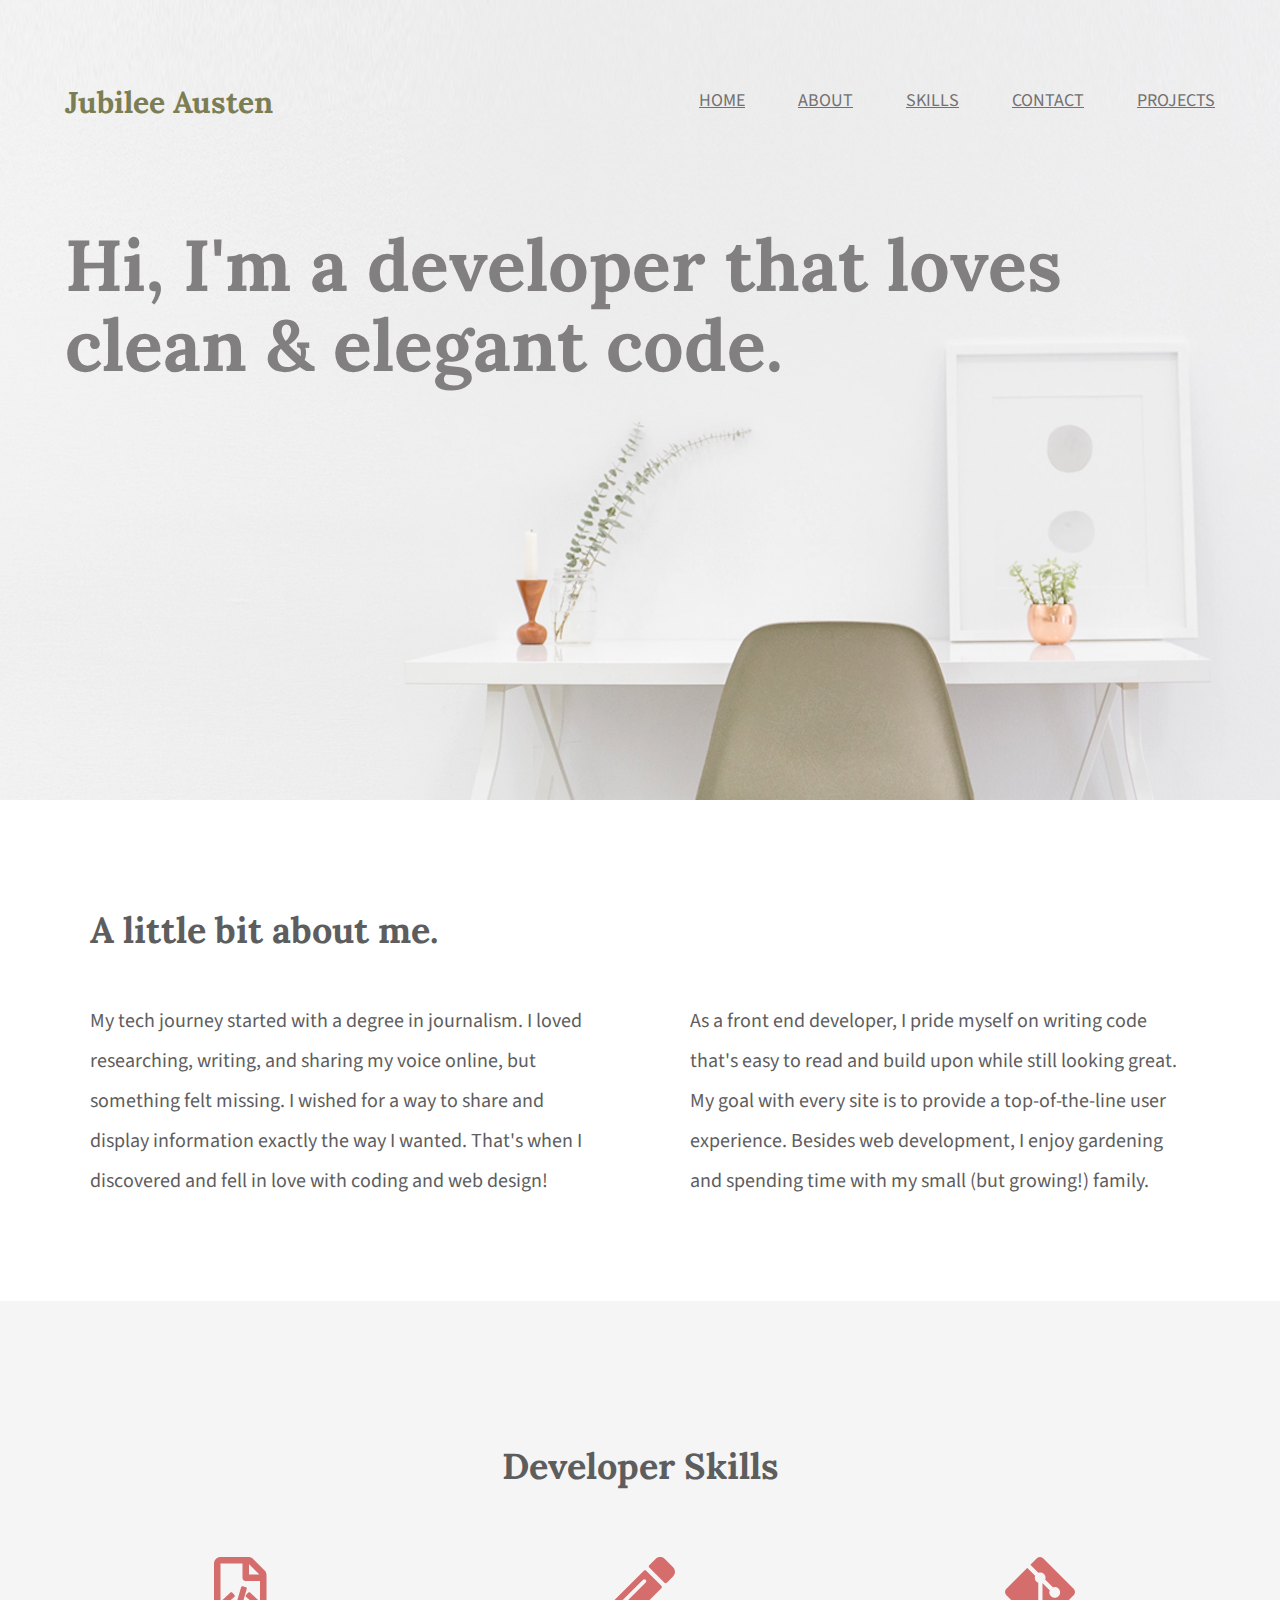
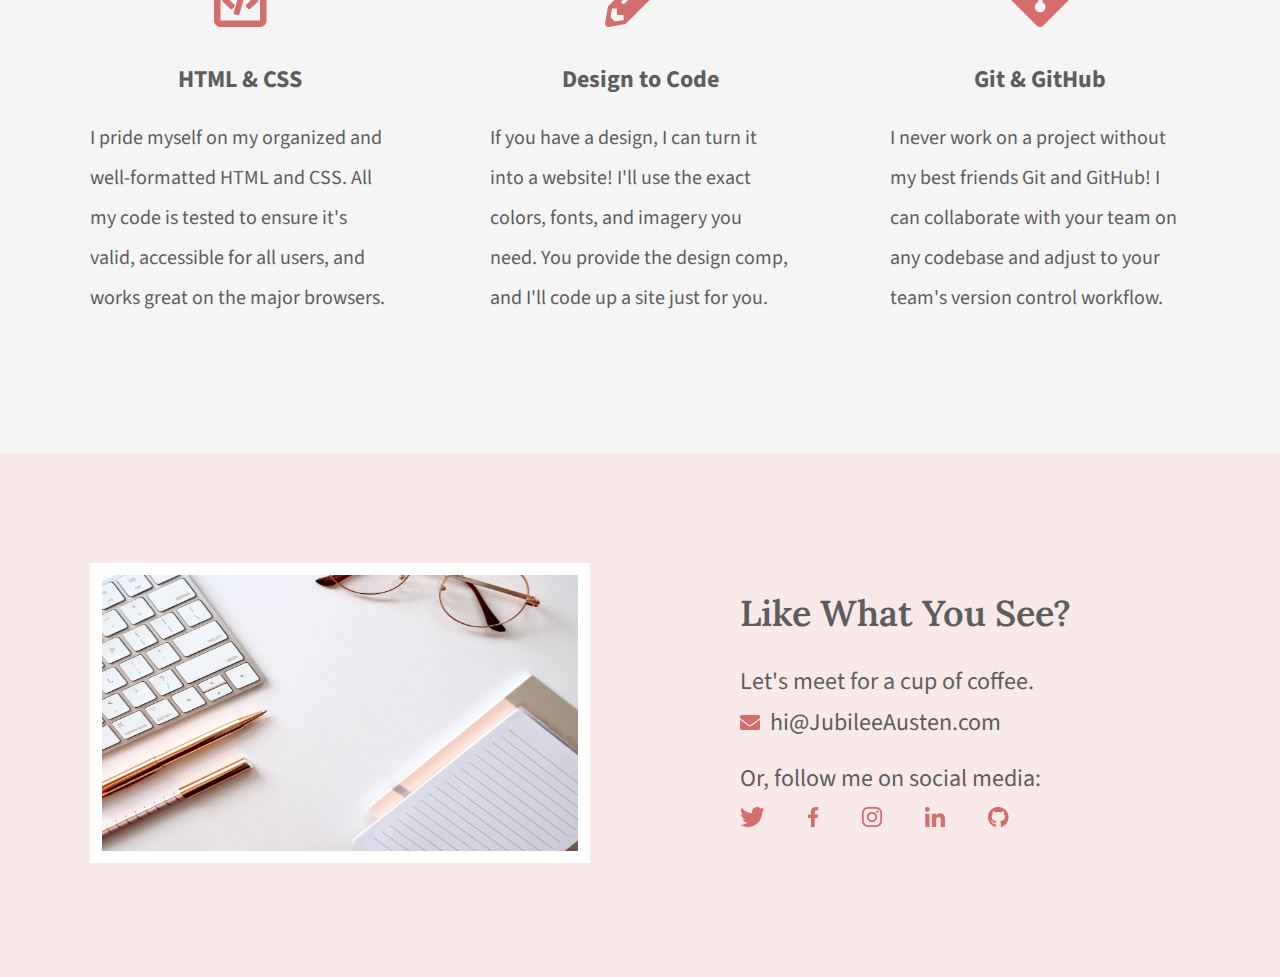
<file: index.html>
<!DOCTYPE html>
<html lang="en">

<head>
    <meta charset="UTF-8">
    <title>Jubilee Austen | Portfolio</title>
    <link rel="stylesheet" href="css/normalize.css">
    <link rel="stylesheet" href="css/main.css">
    <link rel="preconnect" href="https://fonts.googleapis.com">
    <link rel="preconnect" href="https://fonts.gstatic.com" crossorigin>
    <link
        href="https://fonts.googleapis.com/css2?family=Galada&family=Lora:wght@400;600;700&family=Martel&family=Montserrat:wght@400;700&family=Poppins&family=Source+Sans+3:wght@400;700&family=Teko:wght@600&display=swap"
        rel="stylesheet">
</head>

<body>
    <header class="homepage-hero">
        <div class="content-wrapper">
            <h1>Jubilee Austen</h1>
            <nav>
                <ul>
                    <li><a href="#">home</a></li>
                    <li><a href="#about">about</a></li>
                    <li><a href="#skills">skills</a></li>
                    <li><a href="#contact">contact</a></li>
                    <li><a href="projects/index.html">projects</a></li>
                </ul>
            </nav>
            <h2>Hi, I'm a developer that loves clean & elegant code.</h2>
        </div>
    </header>

    <main>
        <section id="about">
            <div class="content-wrapper">
                <h2>A little bit about me.</h2>
                <p>My tech journey started with a degree in journalism. I loved researching, writing, and sharing my
                    voice online, but something felt missing. I wished for a way to share and display information
                    exactly the way I wanted. That's when I discovered and fell in love with coding and web design!</p>
                <p>As a front end developer, I pride myself on writing code that's easy to read and build upon while
                    still looking great. My goal with every site is to provide a top-of-the-line user experience.
                    Besides web development, I enjoy gardening and spending time with my small (but growing!) family.
                </p>
            </div>
        </section>
        <section id="skills">
            <div class="content-wrapper">
                <h2>Developer Skills</h2>
                <div class="skill-list">
                    <img src="img/html-icon.png" alt="html icon">
                    <h3>HTML & CSS</h3>
                    <p>I pride myself on my organized and well-formatted HTML and CSS. All my code is tested to ensure
                        it's valid, accessible for all users, and works great on the major browsers.
                    </p>
                </div>
                <div class="skill-list">
                    <img src="img/pencil-icon.png" alt="pencil icon">
                    <h3>Design to Code</h3>
                    <p>If you have a design, I can turn it into a website! I'll use the exact colors, fonts, and imagery
                        you need. You provide the design comp, and I'll code up a site just for you.</p>
                </div>
                <div class="skill-list">
                    <img src="img/git-icon.png" alt="GitHub icon">
                    <h3>Git & GitHub</h3>
                    <p>I never work on a project without my best friends Git and GitHub! I can collaborate with your
                        team on any codebase and adjust to your team's version control workflow.</p>
                </div>
            </div>
        </section>
    </main>

    <footer id="contact">
        <div class="content-wrapper">
            <div class="contact-image">
                <img src="img/jess-bailey-q10VITrVYUM-unsplash.jpg"
                    alt="work desk with a keyboard, pen, glasses, and notebook" id="contact-img">
            </div>
            <div class="contact-info">
                <h2>Like What You See?</h2>
                <h3 id="email-header">Let's meet for a cup of coffee.</h3>
                <a href="mailto:hi@JubileeAusten.com"><img src="img/envelope.png" alt="envelope icon"
                        id="envelope">hi@JubileeAusten.com</a>
                <h3 id="socialmedia-header">Or, follow me on social media:</h3>

                <ul>
                    <li><a href="https://twitter.com" target="_blank"><img src="img/twitter.png" alt="Twitter icon"></a>
                    </li>
                    <li><a href="https://www.facebook.com" target="_blank"><img src="img/facebook.png"
                                alt="Facebook icon"></a></li>
                    <li><a href="https://www.instagram.com" target="_blank"><img src="img/instagram.png"
                                alt="Instagram icon"></a></li>
                    <li><a href="https://www.linkedin.com/" target="_blank"><img src="img/linkedin.png"
                                alt="LinkedIn icon"></a></li>
                    <li><a href="https://github.com" target="_blank"><img src="img/github.png" alt="GitHub icon"></a>
                    </li>
                </ul>
            </div>
        </div>

    </footer>

</body>

</html>
</file>
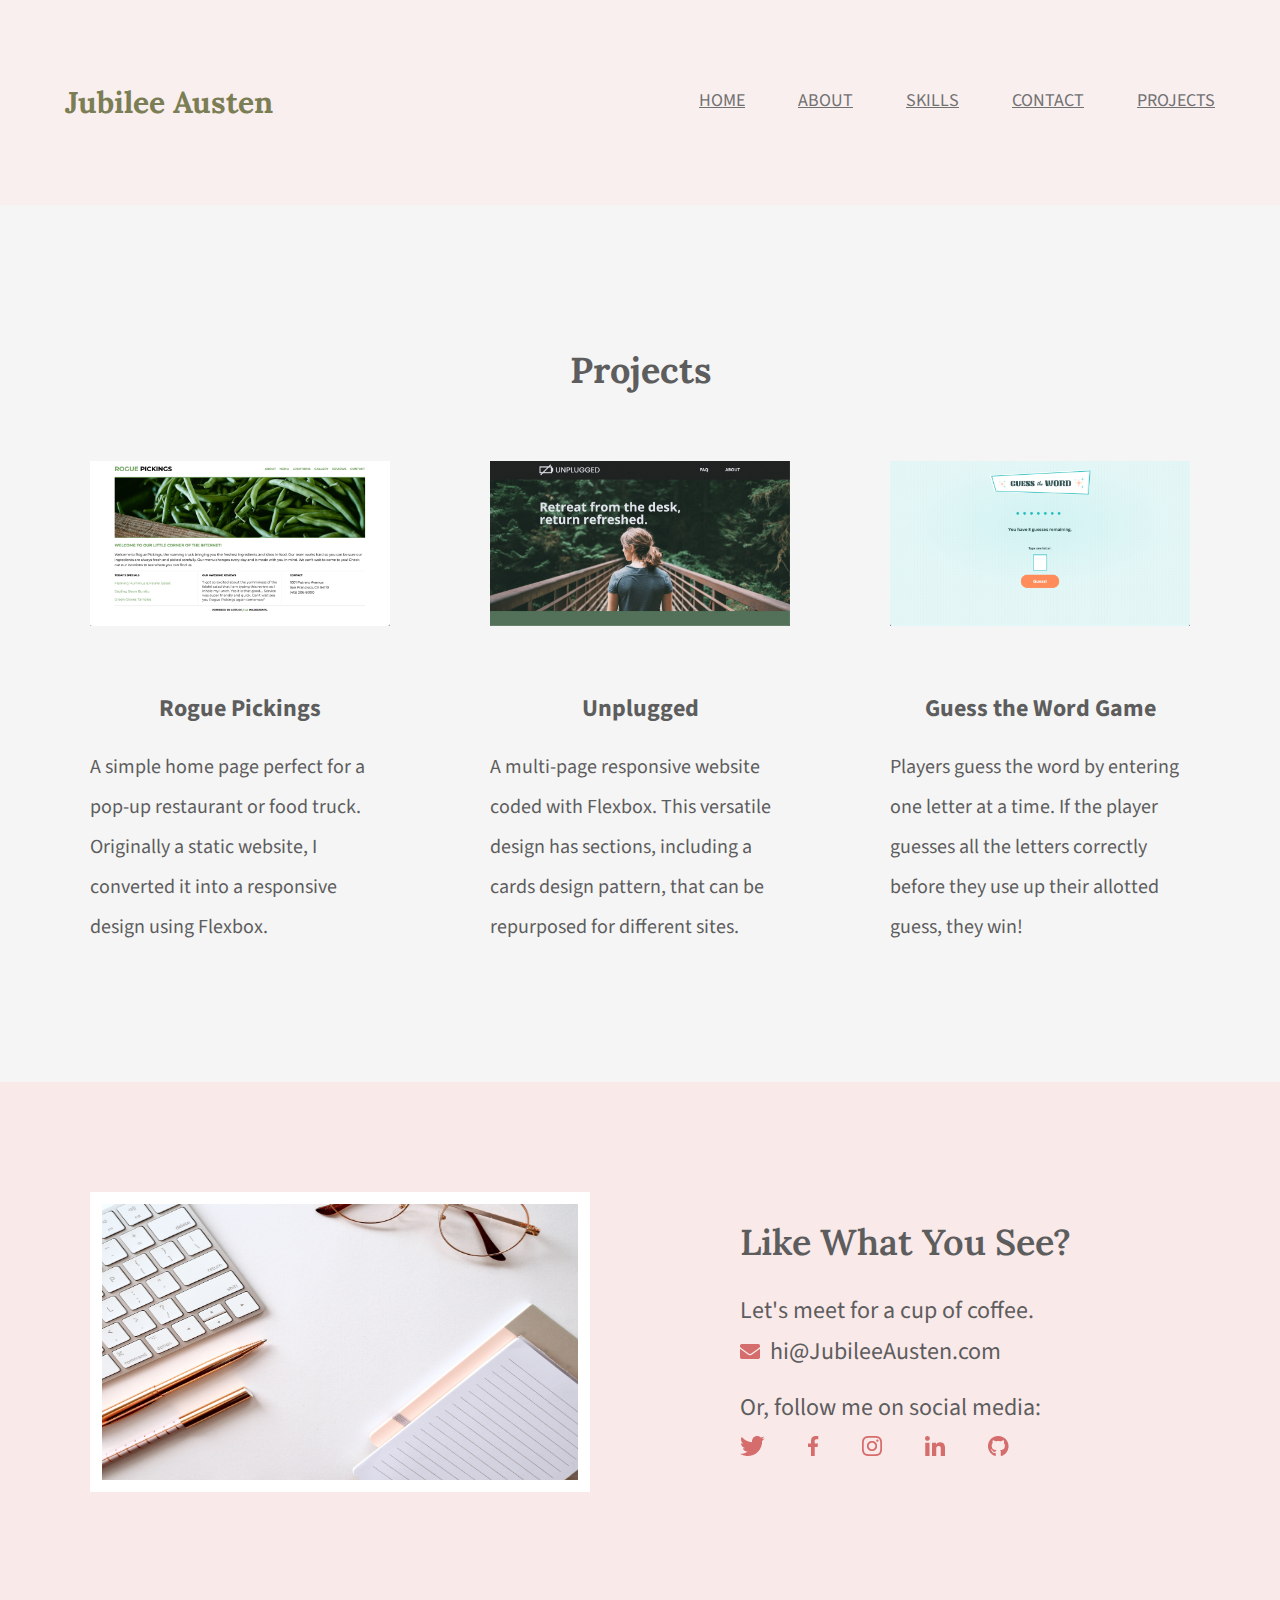
<file: projects/index.html>
<!DOCTYPE html>
<html lang="en">

<head>
    <meta charset="UTF-8">
    <title>Projects | Jubilee Austen</title>
    <link rel="stylesheet" href="../css/normalize.css">
    <link rel="stylesheet" href="../css/main.css">
    <link rel="preconnect" href="https://fonts.googleapis.com">
    <link rel="preconnect" href="https://fonts.gstatic.com" crossorigin>
    <link
        href="https://fonts.googleapis.com/css2?family=Galada&family=Lora:wght@400;600;700&family=Martel&family=Montserrat:wght@400;700&family=Poppins&family=Source+Sans+3:wght@400;700&family=Teko:wght@600&display=swap"
        rel="stylesheet">
</head>

<body>
    <header class="projects-hero">
        <div class="content-wrapper">
            <h1>Jubilee Austen</h1>
            <nav>
                <ul>
                    <li><a href="../index.html">home</a></li>
                    <li><a href="../index.html#about">about</a></li>
                    <li><a href="../index.html#skills">skills</a></li>
                    <li><a href="../index.html#contact">contact</a></li>
                    <li><a href="#">projects</a></li>
                </ul>
            </nav>
        </div>
    </header>

    <main>
        <section id="projects">
            <div class="content-wrapper">
                <h2>Projects</h2>
                <div class="projects-list">
                    <a href="https://skillcrush.github.io/206-rogue_pickings/" target="_blank"><img
                            src="../img/rogue-pickings.png" alt="Roge Pickings Site"></a>
                    <h3>Rogue Pickings</h3>
                    <p>A simple home page perfect for a pop-up restaurant or food truck. Originally a static website, I
                        converted it into a responsive design using Flexbox.</p>
                </div>
                <div class="projects-list">
                    <a href="https://skillcrush.github.io/206-unplugged_retreat/" target="_blank"><img
                            src="../img/unplugged.png" alt="Unplugged site"></a>
                    <h3>Unplugged</h3>
                    <p>A multi-page responsive website coded with Flexbox. This versatile design has sections, including
                        a cards design pattern, that can be repurposed for different sites.</p>
                </div>
                <div class="projects-list">
                    <a href="https://skillcrush.github.io/guess-the-word/" target="_blank"><img
                            src="../img/guess-the-word-game.png" alt="Guess the Word Game site"></a>
                    <h3>Guess the Word Game</h3>
                    <p>Players guess the word by entering one letter at a time. If the player guesses all the letters
                        correctly before they use up their allotted guess, they win!</p>
                </div>
            </div>
        </section>
    </main>

    <footer id="contact">
        <div class="content-wrapper">
            <div class="contact-image">
                <img src="../img/jess-bailey-q10VITrVYUM-unsplash.jpg"
                    alt="work desk with a keyboard, pen, glasses, and notebook" id="contact-img">
            </div>
            <div class="contact-info">
                <h2>Like What You See?</h2>
                <h3 id="email-header">Let's meet for a cup of coffee.</h3>
                <a href="mailto:hi@JubileeAusten.com"><img src="../img/envelope.png" alt="envelope icon"
                        id="envelope">hi@JubileeAusten.com</a>
                <h3 id="socialmedia-header">Or, follow me on social media:</h3>

                <ul>
                    <li><a href="https://twitter.com" target="_blank"><img src="../img/twitter.png"
                                alt="Twitter icon"></a>
                    </li>
                    <li><a href="https://www.facebook.com" target="_blank"><img src="../img/facebook.png"
                                alt="Facebook icon"></a></li>
                    <li><a href="https://www.instagram.com" target="_blank"><img src="../img/instagram.png"
                                alt="Instagram icon"></a></li>
                    <li><a href="https://www.linkedin.com/" target="_blank"><img src="../img/linkedin.png"
                                alt="LinkedIn icon"></a></li>
                    <li><a href="https://github.com" target="_blank"><img src="../img/github.png" alt="GitHub icon"></a>
                    </li>
                </ul>
            </div>
        </div>
    </footer>
</body>

</html>
</file>
<file: css/main.css>
/****** Global Styles ******/
body {
    color: #5E5D5E;
    font-family: "Source Sans 3", sans-serif;
}

.content-wrapper {
    margin: 0 auto;
    overflow: auto;
    width: 1200px;
}

/****** Header Styles ******/
.homepage-hero {
    background: url('../img/full-background.png') no-repeat #F9EFEF;
    background-size: cover;
    background-position: center;
    height: 800px;
}

header h1 {
    color: #7b7e54;
    float: left;
    font-family: "Lora", serif;
    font-size: 30px;
    padding: 65px 0 65px 25px;
    width: 300px;
}

header nav {
    float: right;
    padding: 75px 25px 75px 0;
    text-align: right;
    width: 800px;
}

nav ul li {
    display: inline-block;
}

nav ul li a {
    color: #727172;
    font-size: 18px;
    padding-left: 50px;
    text-transform: uppercase;
}

header h2 {
    clear: both;
    color: #817f80;
    font-family: "Lora", serif;
    font-size: 72px;
    line-height: 80px;
    padding: 20px 0 20px 25px;
    width: 1000px;
}

/****** About Styles ******/
#about .content-wrapper {
    padding: 80px 0;
}

#about h2 {
    font-family: "Lora", serif;
    font-size: 36px;
    padding-left: 50px;
}

#about p {
    float: left;
    font-size: 20px;
    line-height: 40px;
    padding-left: 50px;
    padding-right: 50px;
    width: 500px;
}

/****** Skill Styles ******/
#skills {
    background-color: #F5F5F5;
    text-align: center;
}

#skills .content-wrapper {
    padding: 115px 0;
}

#skills .skill-list {
    float: left;
    padding: 0 50px;
    width: 300px;
}

#skills h2 {
    font-family: "Lora", serif;
    font-size: 36px;
    padding-bottom: 40px;
}

#skills h3 {
    font-size: 24px;
    line-height: 36px;
    margin: 30px 0 20px 0;
}

#skills p {
    font-size: 20px;
    line-height: 40px;
    text-align: left;
}

/****** Contact Styles ******/
#contact {
    background-color: #F9E9E9;
}

#contact .content-wrapper {
    padding: 110px 0;
}

#contact .contact-image {
    float: left;
    width: 600px;
}

#contact #contact-img {
    border: 12px solid #ffffff;
    box-sizing: border-box;
    height: 300px;
    margin: 0 50px;
    width: 500px;
}

#contact .contact-info {
    box-sizing: border-box;
    float: left;
    padding-left: 100px;
    width: 600px;
}

#contact h2 {
    font-family: "Lora", serif;
    font-size: 36px;
    font-weight: 600;
    margin: 30px 0;
}

#contact h3 {
    font-size: 24px;
    font-weight: 400;
    line-height: 36px;
}

#contact #email-header {
    margin-bottom: 5px;
}

#contact #socialmedia-header {
    margin: 20px 0 5px 0;
}

#contact #envelope {
    padding-right: 10px;
}

#contact a {
    color: #5E5D5E;
    font-size: 24px;
    line-height: 36px;
    text-decoration: none;
}

#contact ul {
    margin-top: 0;
    padding-left: 0;
}

#contact ul li {
    display: inline-block;
}

#contact ul img {
    padding-right: 40px;
}

/****** Projects Page Styles ******/
/****** Projects Page Header Styles ******/
.projects-hero {
    background-color: #F9EFEF;
}

/****** Projects Page Projects Styles ******/
#projects {
    background-color: #F5F5F5;
    text-align: center;
}

#projects .content-wrapper {
    padding: 115px 0;
}

#projects .projects-list {
    float: left;
    padding: 0 50px;
    width: 300px;
}

#projects h2 {
    font-family: "Lora", serif;
    font-size: 36px;
    padding-bottom: 40px;
}

#projects img {
    padding-bottom: 30px;
    width: 300px;
}

#projects h3 {
    font-size: 24px;
    line-height: 36px;
    margin: 30px 0 20px 0;
}

#projects p {
    font-size: 20px;
    line-height: 40px;
    text-align: left;
}
</file>
